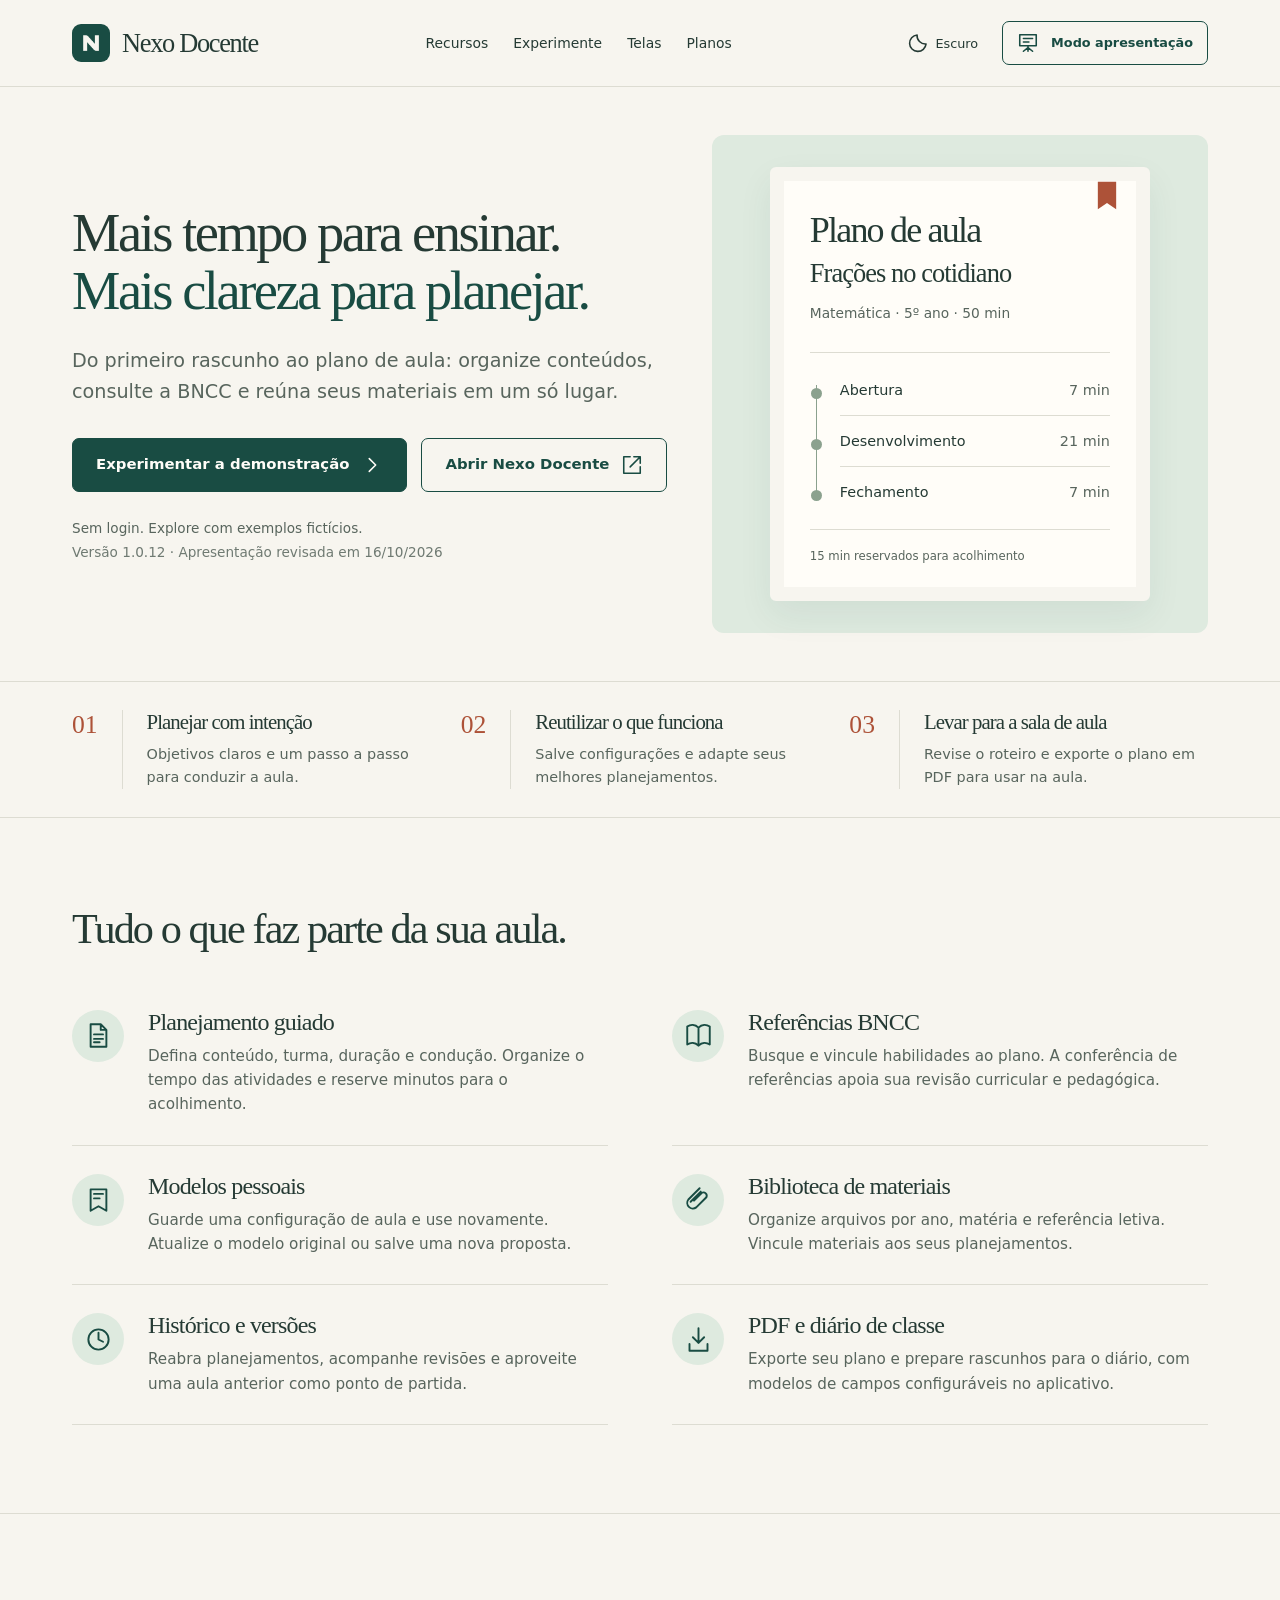
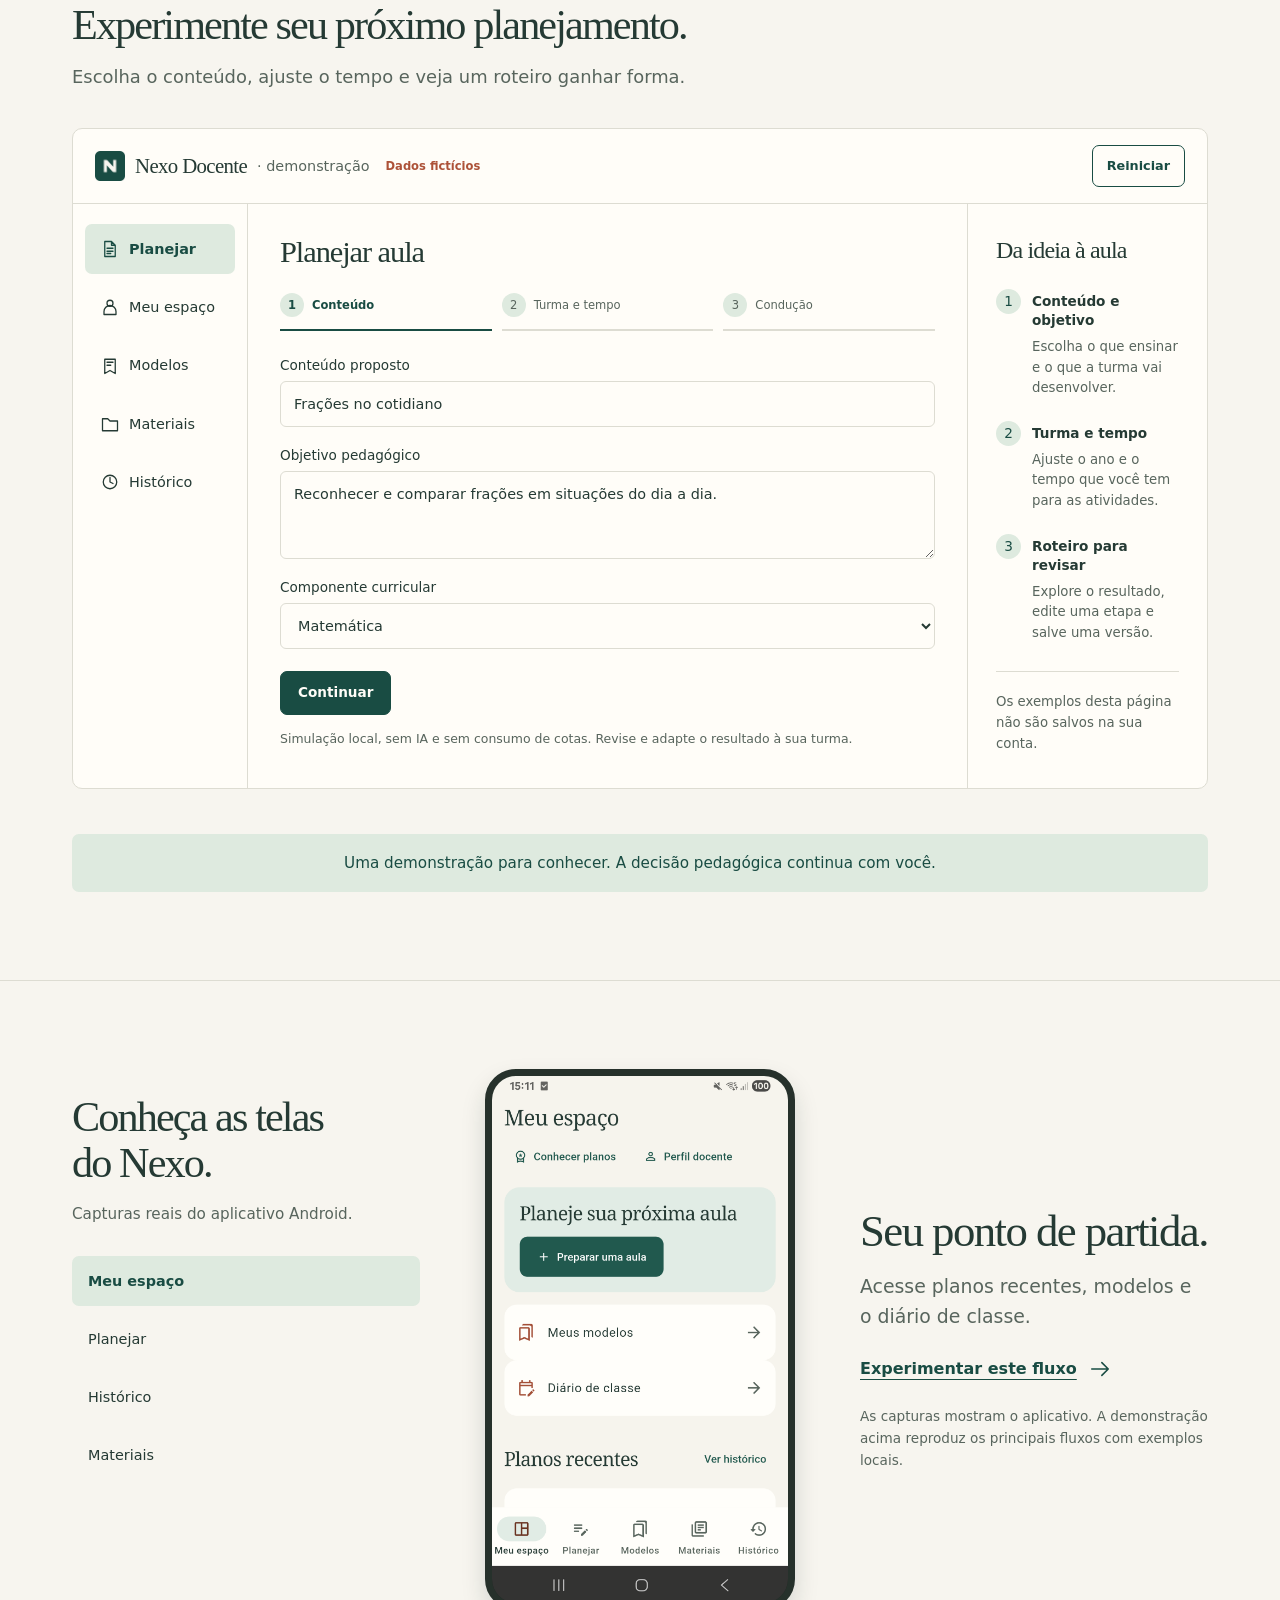
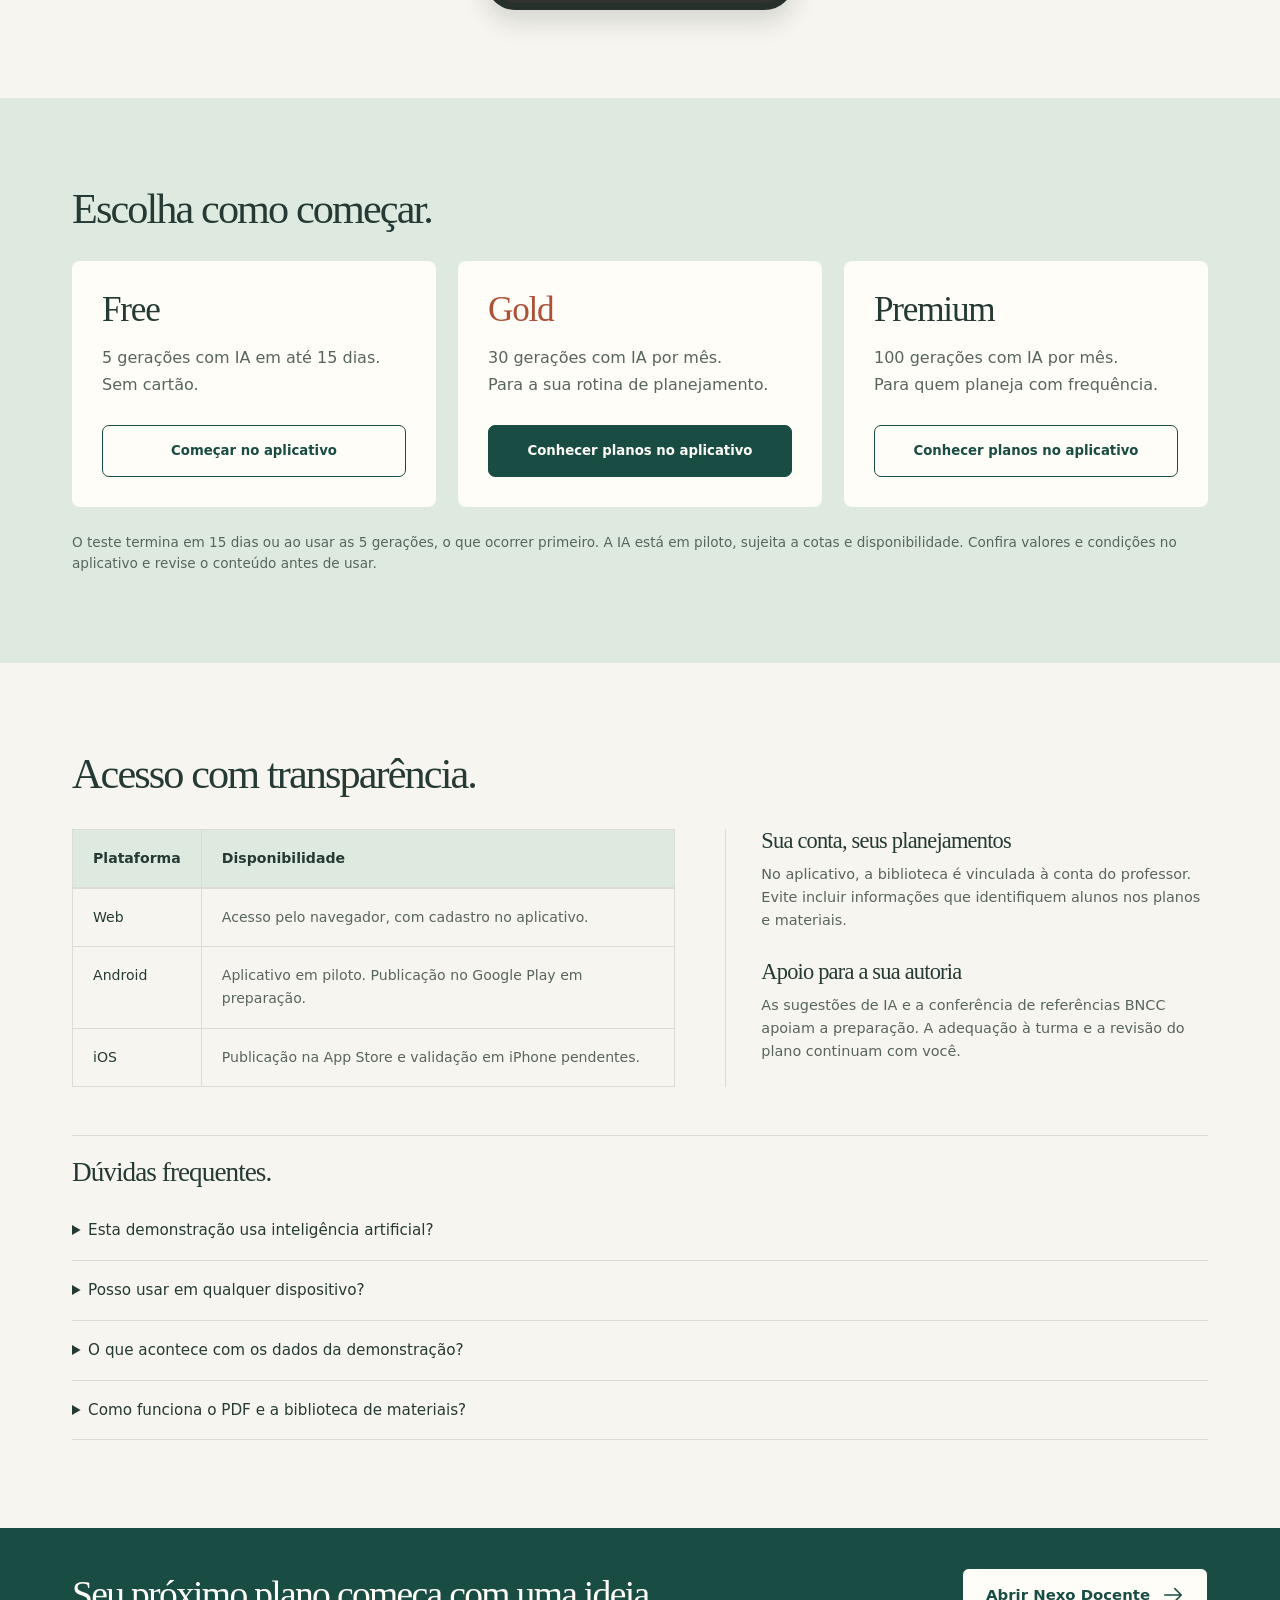
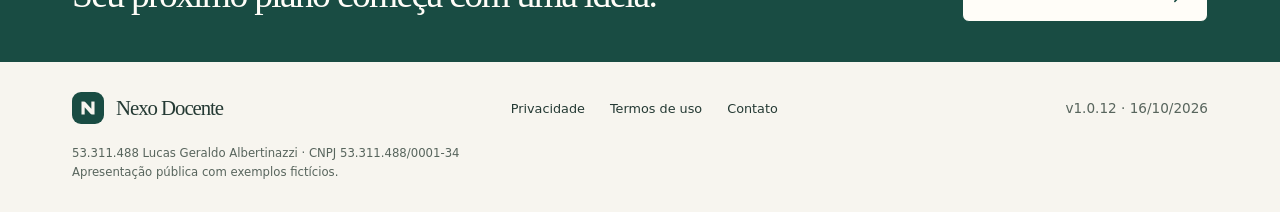
<file: apresentacao/index.html>
<!doctype html>
<html lang="pt-BR" data-theme="light">
<head>
  <meta charset="utf-8">
  <meta name="viewport" content="width=device-width, initial-scale=1">
  <meta name="color-scheme" content="light dark">
  <meta name="theme-color" content="#194c43">
  <meta name="description" content="Conheça o Nexo Docente: planejamento de aulas, referências BNCC, modelos, materiais e PDF. Experimente uma demonstração interativa sem login.">
  <meta property="og:type" content="website">
  <meta property="og:locale" content="pt_BR">
  <meta property="og:title" content="Nexo Docente — Mais tempo para ensinar">
  <meta property="og:description" content="Do primeiro rascunho ao plano de aula. Conheça os recursos e experimente a demonstração sem login.">
  <meta property="og:url" content="https://appnexodocente.com.br/apresentacao/">
  <meta property="og:image" content="https://appnexodocente.com.br/apresentacao/assets/compartilhar.png">
  <link rel="canonical" href="https://appnexodocente.com.br/apresentacao/">
  <link rel="icon" href="./assets/marca.png" type="image/png">
  <link rel="stylesheet" href="./styles.css?v=1.0.12-1">
  <title>Nexo Docente — Apresentação interativa</title>
  <script type="module" src="./app.js?v=1.0.12-1"></script>
</head>
<body>
  <a class="skip-link" href="#conteudo">Pular para o conteúdo</a>
  <header class="site-header">
    <div class="wrap header-inner">
      <a class="brand" href="#inicio" aria-label="Nexo Docente, início"><img src="./assets/marca.png" width="38" height="38" alt=""><span>Nexo Docente</span></a>
      <nav class="site-nav" aria-label="Seções da apresentação">
        <a href="#recursos">Recursos</a><a href="#experimente">Experimente</a><a href="#telas">Telas</a><a href="#planos">Planos</a>
      </nav>
      <div class="header-actions">
        <button class="theme-toggle" id="theme-toggle" type="button" aria-label="Ativar tema escuro" aria-pressed="false"><svg viewBox="0 0 24 24" aria-hidden="true"><path d="M20.8 13A9 9 0 0 1 11 3.2 9 9 0 1 0 20.8 13Z"/></svg><span id="theme-label">Escuro</span></button>
        <button class="button button-small button-outline" id="presentation-toggle" type="button" aria-pressed="false"><svg viewBox="0 0 24 24" aria-hidden="true"><path d="M3 3h18v12H3zM12 15v6m-5 0 5-4 5 4M7 7h10M7 11h6"/></svg><span>Modo apresentação</span></button>
      </div>
    </div>
  </header>
  <main id="conteudo">
    <section id="inicio" class="slide hero-slide" data-slide data-title="Visão geral" aria-labelledby="cover-title">
      <div class="wrap hero">
        <div class="hero-copy">
          <h1 id="cover-title">Mais tempo para ensinar.<br> <span>Mais clareza para planejar.</span></h1>
          <p class="lead">Do primeiro rascunho ao plano de aula: organize conteúdos, consulte a BNCC e reúna seus materiais em um só lugar.</p>
          <div class="actions"><a class="button" href="#experimente">Experimentar a demonstração <svg viewBox="0 0 24 24" aria-hidden="true"><path d="m9 5 7 7-7 7"/></svg></a><a class="button button-outline" href="../">Abrir Nexo Docente <svg viewBox="0 0 24 24" aria-hidden="true"><path d="M14 3h7v7m0-7L10 14M10 3H3v18h18v-7"/></svg></a></div>
          <p class="hero-note">Sem login. Explore com exemplos fictícios.<br><span>Versão 1.0.12 · Apresentação revisada em 16/10/2026</span></p>
        </div>
        <div class="hero-preview" role="img" aria-label="Exemplo de plano de Matemática sobre frações: 50 minutos, com 15 de acolhimento e 35 de atividades, distribuídos em 7 de abertura, 21 de desenvolvimento e 7 de fechamento.">
          <div class="lesson-preview">
            <svg class="bookmark" viewBox="0 0 24 32" aria-hidden="true"><path d="M2 0h20v30L12 23 2 30Z"/></svg>
            <h2>Plano de aula</h2><h3>Frações no cotidiano</h3><p>Matemática · 5º ano · 50 min</p>
            <ol class="preview-timeline"><li><span>Abertura</span><strong>7 min</strong></li><li><span>Desenvolvimento</span><strong>21 min</strong></li><li><span>Fechamento</span><strong>7 min</strong></li></ol>
            <p class="preview-footnote">15 min reservados para acolhimento</p>
          </div>
        </div>
      </div>
      <div class="journey"><div class="wrap journey-inner">
        <div><span class="number">01</span><div><h2>Planejar com intenção</h2><p>Objetivos claros e um passo a passo para conduzir a aula.</p></div></div>
        <div><span class="number">02</span><div><h2>Reutilizar o que funciona</h2><p>Salve configurações e adapte seus melhores planejamentos.</p></div></div>
        <div><span class="number">03</span><div><h2>Levar para a sala de aula</h2><p>Revise o roteiro e exporte o plano em PDF para usar na aula.</p></div></div>
      </div></div>
    </section>
    <section id="recursos" class="slide section" data-slide data-title="Recursos" aria-labelledby="resources-title">
      <div class="wrap">
        <h2 id="resources-title">Tudo o que faz parte da sua aula.</h2>
        <div class="resources">
          <article><span class="resource-icon"><svg viewBox="0 0 24 24" aria-hidden="true"><path d="M14 2H5v20h14V7Zm0 0v5h5M8 11h8M8 15h8M8 18h5"/></svg></span><div><h3>Planejamento guiado</h3><p>Defina conteúdo, turma, duração e condução. Organize o tempo das atividades e reserve minutos para o acolhimento.</p></div></article>
          <article><span class="resource-icon"><svg viewBox="0 0 24 24" aria-hidden="true"><path d="M12 5c-3-3-7-3-10-1v16c3-2 7-2 10 1 3-3 7-3 10-1V4c-3-2-7-2-10 1Zm0 0v16"/></svg></span><div><h3>Referências BNCC</h3><p>Busque e vincule habilidades ao plano. A conferência de referências apoia sua revisão curricular e pedagógica.</p></div></article>
          <article><span class="resource-icon"><svg viewBox="0 0 24 24" aria-hidden="true"><path d="M5 3h14v19l-7-4-7 4ZM8 7h8M8 11h5"/></svg></span><div><h3>Modelos pessoais</h3><p>Guarde uma configuração de aula e use novamente. Atualize o modelo original ou salve uma nova proposta.</p></div></article>
          <article><span class="resource-icon"><svg viewBox="0 0 24 24" aria-hidden="true"><path d="m8 13 7-7a3 3 0 0 1 4 4l-9 9a5 5 0 0 1-7-7L13 2m-8 12 9-9"/></svg></span><div><h3>Biblioteca de materiais</h3><p>Organize arquivos por ano, matéria e referência letiva. Vincule materiais aos seus planejamentos.</p></div></article>
          <article><span class="resource-icon"><svg viewBox="0 0 24 24" aria-hidden="true"><circle cx="12" cy="12" r="9"/><path d="M12 6v6l4 2"/></svg></span><div><h3>Histórico e versões</h3><p>Reabra planejamentos, acompanhe revisões e aproveite uma aula anterior como ponto de partida.</p></div></article>
          <article><span class="resource-icon"><svg viewBox="0 0 24 24" aria-hidden="true"><path d="M12 2v13m-5-5 5 5 5-5M4 16v6h16v-6"/></svg></span><div><h3>PDF e diário de classe</h3><p>Exporte seu plano e prepare rascunhos para o diário, com modelos de campos configuráveis no aplicativo.</p></div></article>
        </div>
      </div>
    </section>
    <section id="experimente" class="slide section demo-section" data-slide data-title="Demonstração" aria-labelledby="demo-title">
      <div class="wrap">
        <div class="section-heading"><h2 id="demo-title">Experimente seu próximo planejamento.</h2><p>Escolha o conteúdo, ajuste o tempo e veja um roteiro ganhar forma.</p></div>
        <div class="demo-shell" id="demo-shell">
          <div class="demo-toolbar"><div class="demo-brand"><img src="./assets/marca.png" width="30" height="30" alt=""><strong>Nexo Docente</strong><span>· demonstração</span></div><span class="demo-badge">Dados fictícios</span><button class="button button-small button-outline" id="demo-reset" type="button">Reiniciar</button></div>
          <div class="demo-layout">
            <nav class="demo-nav" aria-label="Áreas da demonstração" role="tablist" aria-orientation="vertical">
              <button type="button" role="tab" id="tab-planner" aria-controls="demo-panel" aria-selected="true" data-view="planner"><svg viewBox="0 0 24 24" aria-hidden="true"><path d="M14 2H5v20h14V7Zm0 0v5h5M8 11h8M8 15h8M8 18h5"/></svg>Planejar</button>
              <button type="button" role="tab" id="tab-home" aria-controls="demo-panel" aria-selected="false" tabindex="-1" data-view="home"><svg viewBox="0 0 24 24" aria-hidden="true"><circle cx="12" cy="7" r="4"/><path d="M4 22v-4a8 8 0 0 1 16 0v4Z"/></svg>Meu espaço</button>
              <button type="button" role="tab" id="tab-templates" aria-controls="demo-panel" aria-selected="false" tabindex="-1" data-view="templates"><svg viewBox="0 0 24 24" aria-hidden="true"><path d="M5 3h14v19l-7-4-7 4ZM8 7h8M8 11h5"/></svg>Modelos</button>
              <button type="button" role="tab" id="tab-materials" aria-controls="demo-panel" aria-selected="false" tabindex="-1" data-view="materials"><svg viewBox="0 0 24 24" aria-hidden="true"><path d="M2 5h7l3 3h10v13H2Z"/></svg>Materiais</button>
              <button type="button" role="tab" id="tab-history" aria-controls="demo-panel" aria-selected="false" tabindex="-1" data-view="history"><svg viewBox="0 0 24 24" aria-hidden="true"><circle cx="12" cy="12" r="9"/><path d="M12 6v6l4 2"/></svg>Histórico</button>
            </nav>
            <div class="demo-panel" id="demo-panel" role="tabpanel" aria-labelledby="tab-planner" tabindex="0"><p>Carregando demonstração…</p></div>
            <aside class="demo-guide"><h3>Da ideia à aula</h3><ol><li><strong>Conteúdo e objetivo</strong><p>Escolha o que ensinar e o que a turma vai desenvolver.</p></li><li><strong>Turma e tempo</strong><p>Ajuste o ano e o tempo que você tem para as atividades.</p></li><li><strong>Roteiro para revisar</strong><p>Explore o resultado, edite uma etapa e salve uma versão.</p></li></ol><p class="small">Os exemplos desta página não são salvos na sua conta.</p></aside>
          </div>
        </div>
        <p id="demo-status" class="demo-status" role="status" aria-live="polite"></p>
        <p class="author-note">Uma demonstração para conhecer. A decisão pedagógica continua com você.</p>
        <noscript><p>A demonstração requer JavaScript. Você pode conhecer os recursos, as telas e acessar o aplicativo pelos links desta página.</p></noscript>
      </div>
    </section>
    <section id="telas" class="slide section" data-slide data-title="Telas reais" aria-labelledby="screens-title">
      <div class="wrap screen-gallery">
        <div><h2 id="screens-title">Conheça as telas<br> do Nexo.</h2><p>Capturas reais do aplicativo Android.</p><div class="gallery-tabs" role="tablist" aria-label="Telas do aplicativo" aria-orientation="vertical"><button type="button" id="screen-home" role="tab" aria-selected="true" aria-controls="screen-panel" data-screen="home">Meu espaço</button><button type="button" id="screen-planner" role="tab" aria-selected="false" aria-controls="screen-panel" tabindex="-1" data-screen="planner">Planejar</button><button type="button" id="screen-history" role="tab" aria-selected="false" aria-controls="screen-panel" tabindex="-1" data-screen="history">Histórico</button><button type="button" id="screen-materials" role="tab" aria-selected="false" aria-controls="screen-panel" tabindex="-1" data-screen="materials">Materiais</button></div></div>
        <figure class="phone-frame"><img id="screen-image" src="./assets/meu-espaco.png" alt="Captura real da tela Meu espaço no Android, com acesso ao planejamento, modelos e diário de classe." width="1080" height="1920" loading="lazy"></figure>
        <div class="screen-description" id="screen-panel" role="tabpanel" aria-labelledby="screen-home" tabindex="0"><h3 id="screen-title">Seu ponto de partida.</h3><p id="screen-description">Acesse planos recentes, modelos e o diário de classe.</p><a class="text-link" href="#experimente" id="screen-explore" data-explore="home">Experimentar este fluxo <svg viewBox="0 0 24 24" aria-hidden="true"><path d="M3 12h18m-7-7 7 7-7 7"/></svg></a><p class="small">As capturas mostram o aplicativo. A demonstração acima reproduz os principais fluxos com exemplos locais.</p></div>
      </div>
    </section>
    <section id="planos" class="slide section plans-section" data-slide data-title="Planos" aria-labelledby="plans-title">
      <div class="wrap"><h2 id="plans-title">Escolha como começar.</h2><div class="plans">
        <article><h3>Free</h3><p>5 gerações com IA em até 15 dias.<br>Sem cartão.</p><a class="button button-outline" href="../#/assinatura">Começar no aplicativo</a></article>
        <article><h3 class="accent">Gold</h3><p>30 gerações com IA por mês.<br>Para a sua rotina de planejamento.</p><a class="button" href="../#/assinatura">Conhecer planos no aplicativo</a></article>
        <article><h3>Premium</h3><p>100 gerações com IA por mês.<br>Para quem planeja com frequência.</p><a class="button button-outline" href="../#/assinatura">Conhecer planos no aplicativo</a></article>
      </div><p class="small">O teste termina em 15 dias ou ao usar as 5 gerações, o que ocorrer primeiro. A IA está em piloto, sujeita a cotas e disponibilidade. Confira valores e condições no aplicativo e revise o conteúdo antes de usar.</p></div>
    </section>
    <section id="acesso" class="slide section" data-slide data-title="Acesso e dúvidas" aria-labelledby="access-title">
      <div class="wrap"><h2 id="access-title">Acesso com transparência.</h2><div class="access-layout"><div class="table-wrap"><table><caption class="sr-only">Plataformas e disponibilidade do Nexo Docente</caption><thead><tr><th scope="col">Plataforma</th><th scope="col">Disponibilidade</th></tr></thead><tbody><tr><th scope="row">Web</th><td>Acesso pelo navegador, com cadastro no aplicativo.</td></tr><tr><th scope="row">Android</th><td>Aplicativo em piloto. Publicação no Google Play em preparação.</td></tr><tr><th scope="row">iOS</th><td>Publicação na App Store e validação em iPhone pendentes.</td></tr></tbody></table></div><div class="access-notes"><article><h3>Sua conta, seus planejamentos</h3><p>No aplicativo, a biblioteca é vinculada à conta do professor. Evite incluir informações que identifiquem alunos nos planos e materiais.</p></article><article><h3>Apoio para a sua autoria</h3><p>As sugestões de IA e a conferência de referências BNCC apoiam a preparação. A adequação à turma e a revisão do plano continuam com você.</p></article></div></div>
        <div class="faq"><h3>Dúvidas frequentes.</h3><details><summary>Esta demonstração usa inteligência artificial?</summary><p>Esta página monta roteiros de exemplo no navegador, sem chamar serviços de IA nem consumir cotas. No aplicativo, a geração com IA é uma opção separada, sujeita ao plano e à disponibilidade do piloto.</p></details><details><summary>Posso usar em qualquer dispositivo?</summary><p>A apresentação funciona em navegadores de computador, tablet e celular. O aplicativo web está disponível pelo botão de acesso. O Android está em piloto; a publicação nas lojas e a validação em iPhone permanecem pendentes.</p></details><details><summary>O que acontece com os dados da demonstração?</summary><p>Os exemplos e suas alterações ficam apenas na memória desta página. Reiniciar ou recarregar apaga o que você criou aqui. Apenas a preferência de tema pode ser guardada neste navegador. Use conteúdos fictícios.</p></details><details><summary>Como funciona o PDF e a biblioteca de materiais?</summary><p>Na demonstração, o botão de impressão permite salvar o roteiro como PDF pela janela do navegador. Os materiais são exemplos, sem envio de arquivos. No aplicativo, você pode anexar materiais e exportar o plano diretamente em PDF.</p></details></div>
      </div>
    </section>
    <div class="closing"><div class="wrap"><h2>Seu próximo plano começa com uma ideia.</h2><a class="button" href="../">Abrir Nexo Docente <svg viewBox="0 0 24 24" aria-hidden="true"><path d="M3 12h18m-7-7 7 7-7 7"/></svg></a></div></div>
  </main>
  <footer class="site-footer"><div class="wrap"><div class="footer-top"><a class="brand" href="#inicio"><img src="./assets/marca.png" width="32" height="32" alt=""><span>Nexo Docente</span></a><nav aria-label="Informações legais"><a href="../#/privacidade">Privacidade</a><a href="../#/termos">Termos de uso</a><a href="mailto:sup.nexodocente@gmail.com">Contato</a></nav><span class="small">v1.0.12 · 16/10/2026</span></div><p class="small">53.311.488 Lucas Geraldo Albertinazzi · CNPJ 53.311.488/0001-34<br>Apresentação pública com exemplos fictícios.</p></div></footer>
  <nav id="presentation-controls" class="presentation-controls" aria-label="Navegação da apresentação" hidden><button type="button" id="slide-previous" aria-label="Seção anterior">Anterior</button><span id="slide-status" aria-live="polite"></span><button type="button" id="slide-next" aria-label="Próxima seção">Próxima</button><button type="button" id="presentation-exit">Sair <kbd>Esc</kbd></button></nav>
  <div id="print-document" class="print-document"></div>
</body>
</html>
</file>
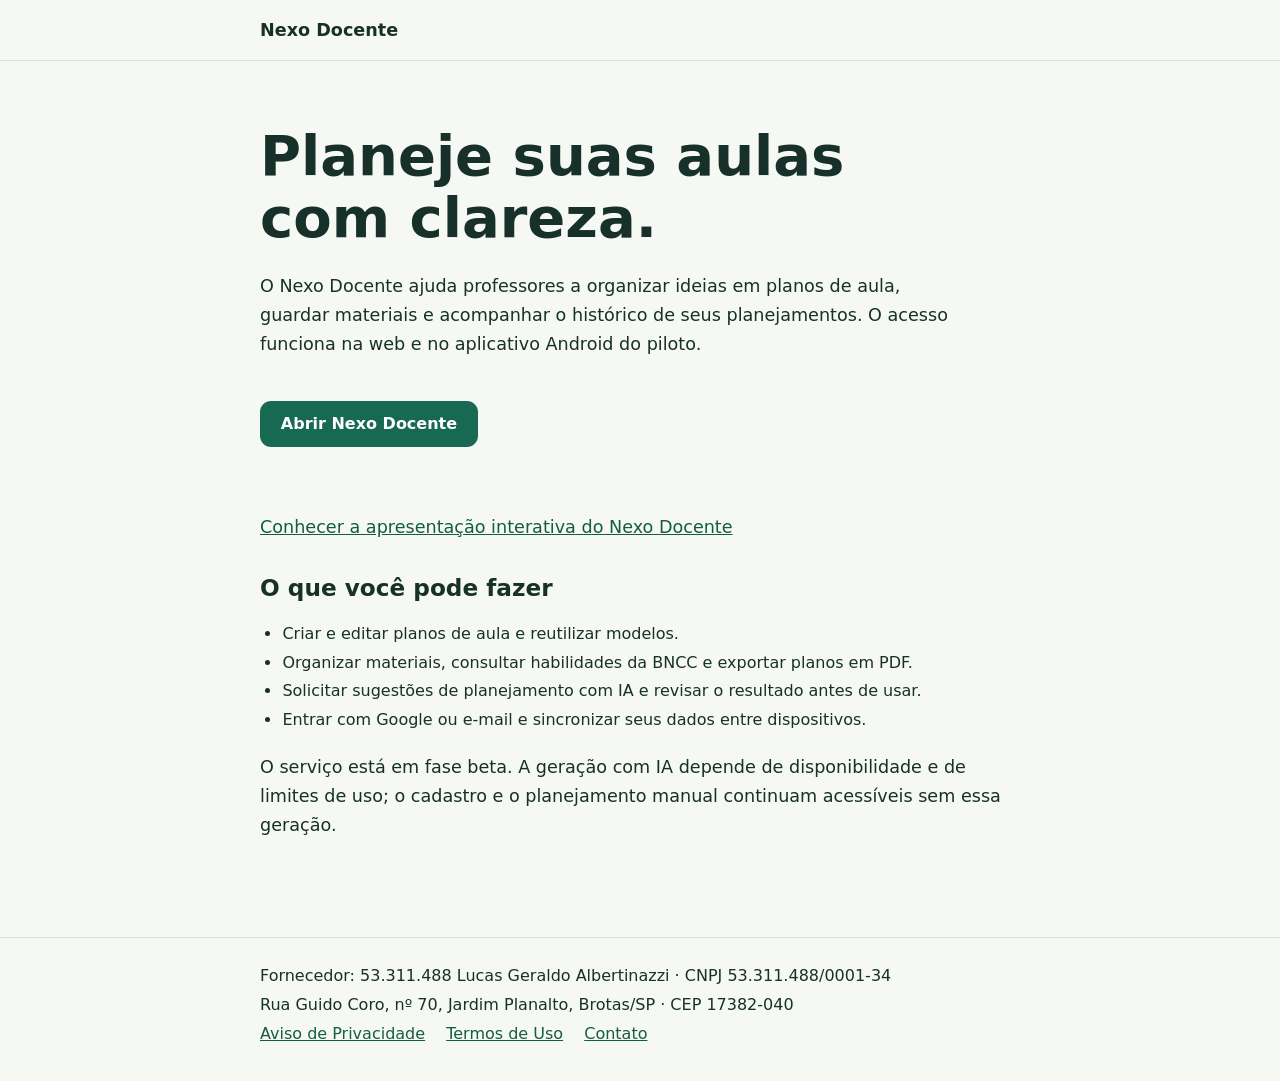
<file: sobre.html>
<!doctype html>
<html lang="pt-BR">
<head>
  <meta charset="utf-8">
  <meta name="viewport" content="width=device-width, initial-scale=1">
  <meta name="description" content="Nexo Docente: planejamento de aulas, materiais e apoio de IA para professores.">
  <title>Nexo Docente — Planeje aulas com clareza</title>
  <style>
    :root { color-scheme: light; font-family: system-ui, -apple-system, BlinkMacSystemFont, "Segoe UI", sans-serif; }
    * { box-sizing: border-box; }
    body { margin: 0; color: #17302a; background: #f6f8f4; }
    .wrap { width: min(100% - 2rem, 760px); margin: 0 auto; }
    header { padding: 1.25rem 0; border-bottom: 1px solid #dce5dd; }
    header strong { font-size: 1.1rem; }
    main { padding: 4rem 0 5rem; }
    h1 { max-width: 18ch; font-size: clamp(2rem, 6vw, 3.5rem); line-height: 1.1; margin: 0 0 1.5rem; }
    p { font-size: 1.1rem; line-height: 1.65; }
    .lead { max-width: 62ch; }
    .button { display: inline-block; margin: 1.5rem 0 3rem; padding: .85rem 1.3rem; border-radius: .7rem; color: white; background: #176a51; font-weight: 700; text-decoration: none; }
    .button:hover, .button:focus-visible { background: #10503d; }
    h2 { font-size: 1.45rem; margin-top: 2rem; }
    ul { padding-left: 1.4rem; line-height: 1.8; }
    footer { border-top: 1px solid #dce5dd; padding: 1.5rem 0 2rem; line-height: 1.8; }
    footer a { margin-right: 1rem; }
    a { color: #145c47; }
  </style>
</head>
<body>
  <header><div class="wrap"><strong>Nexo Docente</strong></div></header>
  <main class="wrap">
    <h1>Planeje suas aulas com clareza.</h1>
    <p class="lead">O Nexo Docente ajuda professores a organizar ideias em planos de aula, guardar materiais e acompanhar o histórico de seus planejamentos. O acesso funciona na web e no aplicativo Android do piloto.</p>
    <a class="button" href="./">Abrir Nexo Docente</a>
    <p><a href="./apresentacao/">Conhecer a apresentação interativa do Nexo Docente</a></p>
    <h2>O que você pode fazer</h2>
    <ul>
      <li>Criar e editar planos de aula e reutilizar modelos.</li>
      <li>Organizar materiais, consultar habilidades da BNCC e exportar planos em PDF.</li>
      <li>Solicitar sugestões de planejamento com IA e revisar o resultado antes de usar.</li>
      <li>Entrar com Google ou e-mail e sincronizar seus dados entre dispositivos.</li>
    </ul>
    <p>O serviço está em fase beta. A geração com IA depende de disponibilidade e de limites de uso; o cadastro e o planejamento manual continuam acessíveis sem essa geração.</p>
  </main>
  <footer><div class="wrap">
    <div>Fornecedor: 53.311.488 Lucas Geraldo Albertinazzi · CNPJ 53.311.488/0001-34</div>
    <div>Rua Guido Coro, nº 70, Jardim Planalto, Brotas/SP · CEP 17382-040</div>
    <a href="./#/privacidade">Aviso de Privacidade</a>
    <a href="./#/termos">Termos de Uso</a>
    <a href="mailto:sup.nexodocente@gmail.com">Contato</a>
  </div></footer>
</body>
</html>
</file>
<file: apresentacao/styles.css>
:root {
  color-scheme: light;
  --bg: #f7f5ef;
  --surface: #fffdf8;
  --ink: #253a34;
  --muted: #58655d;
  --green: #194c43;
  --on-green: #fffdf8;
  --sage: #deeadf;
  --border: #dddcd2;
  --accent: #ad5238;
  --shadow: 0 14px 35px #194c4312;
  font-family: system-ui,-apple-system,BlinkMacSystemFont,"Segoe UI",sans-serif;
  color: var(--ink);
  background: var(--bg);
  scroll-behavior: smooth;
  scroll-padding-top: 24px;
}
:root[data-theme=dark] {
  color-scheme: dark;
  --bg: #142620;
  --surface: #1d332b;
  --ink: #f1f1e7;
  --muted: #bbc9bf;
  --green: #b7d5c5;
  --on-green: #142620;
  --sage: #2a4437;
  --border: #41564a;
  --accent: #f0ad91;
  --shadow: 0 14px 35px #0003;
}
* {
  box-sizing: border-box;
}
body {
  margin: 0;
}
button,input,select,textarea {
  font: inherit;
}
button,a,input,select,textarea {
  -webkit-tap-highlight-color: transparent;
}
button,a {
  touch-action: manipulation;
}
button {
  cursor: pointer;
}
button:disabled {
  cursor: default;
  opacity: .5;
}
a {
  color: var(--green);
}
button:focus-visible,a:focus-visible,summary:focus-visible,[tabindex]:focus-visible {
  outline: 3px solid var(--accent);
  outline-offset: 5px;
}
input:focus,select:focus,textarea:focus {
  outline: 2px solid var(--green);
  outline-offset: 2px;
}
svg {
  width: 22px;
  height: 22px;
  fill: none;
  stroke: currentColor;
  stroke-width: 1.7;
  stroke-linecap: round;
  stroke-linejoin: round;
  flex-shrink: 0;
}
img {
  display: block;
  max-width: 100%;
}
[hidden] {
  display: none!important;
}
.wrap {
  width: min(100% - 64px,1280px);
  margin-inline: auto;
}
h1,h2,h3 {
  font-family: Georgia,"Times New Roman",serif;
  font-weight: 500;
  letter-spacing: -.045em;
  line-height: 1.08;
  margin: 0;
  color: var(--ink);
}
h1 {
  font-size: clamp(2.6rem,4.25vw,3.9rem);
}
h2 {
  font-size: clamp(2rem,3.3vw,3.1rem);
}
h3 {
  font-size: 1.5rem;
  letter-spacing: -.035em;
}
p {
  line-height: 1.6;
  margin: 16px 0 0;
}
p,.small {
  color: var(--muted);
}
.small {
  font-size: .85rem;
  line-height: 1.6;
}
.lead {
  font-size: 1.2rem;
  line-height: 1.6;
}
.section {
  padding: 88px 0;
}
.section-heading {
  margin-bottom: 36px;
}
.section-heading p {
  font-size: 1.12rem;
}
.skip-link {
  position: fixed;
  z-index: 10;
  left: 16px;
  top: -100px;
  background: var(--surface);
  padding: 16px;
}
.skip-link:focus {
  top: 12px;
}
.sr-only {
  position: absolute;
  width: 1px;
  height: 1px;
  overflow: hidden;
  clip: rect(0,0,0,0);
  white-space: nowrap;
}
.site-header {
  border-bottom: 1px solid var(--border);
  background: var(--bg);
  position: relative;
  z-index: 3;
}
.header-inner {
  display: flex;
  align-items: center;
  justify-content: space-between;
  gap: 24px;
  min-height: 86px;
}
.brand {
  display: inline-flex;
  align-items: center;
  gap: 12px;
  color: var(--ink);
  text-decoration: none;
  white-space: nowrap;
  font: 500 1.65rem Georgia,serif;
  letter-spacing: -.05em;
}
.brand img {
  border-radius: 9px;
  flex-shrink: 0;
}
.site-nav {
  display: flex;
  align-items: center;
  gap: 25px;
}
.site-nav a {
  font-size: .87rem;
  color: var(--ink);
  text-decoration: none;
}
.site-nav a:hover {
  text-decoration: underline;
  text-underline-offset: 5px;
}
.header-actions {
  display: flex;
  gap: 16px;
  align-items: center;
}
.theme-toggle {
  background: none;
  border: 0;
  color: var(--ink);
  display: flex;
  align-items: center;
  gap: 6px;
  min-height: 44px;
  font-size: .8rem;
  padding: 8px;
}
.button {
  display: inline-flex;
  align-items: center;
  justify-content: center;
  gap: 12px;
  min-height: 52px;
  padding: 15px 23px;
  border: 1px solid var(--green);
  border-radius: 7px;
  background: var(--green);
  color: var(--on-green);
  font-size: .93rem;
  font-weight: 600;
  line-height: 1.3;
  text-decoration: none;
  text-align: center;
  transition: transform .16s,box-shadow .16s;
}
.button:hover {
  box-shadow: 0 3px 10px #194c4325;
  transform: translateY(-1px);
}
.button-outline {
  background: transparent;
  color: var(--green);
}
.button-small {
  min-height: 42px;
  padding: 10px 14px;
  font-size: .8rem;
}
.actions {
  display: flex;
  flex-wrap: wrap;
  gap: 14px;
  align-items: center;
  margin-top: 30px;
}
.text-link {
  display: inline-flex;
  align-items: center;
  gap: 12px;
  font-weight: 600;
  text-underline-offset: 5px;
  line-height: 1.5;
}
.hero {
  display: grid;
  grid-template-columns: 1.2fr 1fr;
  align-items: center;
  gap: 44px;
  padding-top: 48px;
  padding-bottom: 48px;
}
.hero-copy h1 span {
  color: var(--green);
}
.hero-copy .lead {
  max-width: 51ch;
  margin-top: 25px;
}
.hero-note {
  font-size: .85rem;
  margin-top: 24px;
  line-height: 1.8;
}
.hero-note span {
  opacity: .85;
}
.hero-preview {
  background: var(--sage);
  padding: 32px 44px;
  border-radius: 12px;
  display: flex;
  justify-content: center;
}
.lesson-preview {
  position: relative;
  width: 100%;
  max-width: 380px;
  background: var(--surface);
  border: 14px solid var(--bg);
  padding: 30px 26px 22px;
  border-radius: 6px;
  box-shadow: var(--shadow);
}
.lesson-preview h2 {
  font-size: 2.25rem;
  letter-spacing: -.05em;
}
.lesson-preview h3 {
  font-size: 1.65rem;
  line-height: 1.2;
  margin-top: 8px;
}
.lesson-preview>p {
  font-size: .86rem;
  margin-top: 12px;
}
.bookmark {
  width: 22px;
  height: 31px;
  position: absolute;
  right: 18px;
  top: 0;
  fill: var(--accent);
  stroke: none;
}
.preview-timeline {
  list-style: none;
  margin: 28px 0 0;
  padding: 12px 0 12px 30px;
  border-block: 1px solid var(--border);
  position: relative;
}
.preview-timeline:before {
  content: "";
  position: absolute;
  left: 6px;
  top: 32px;
  bottom: 32px;
  width: 1px;
  background: #8ba18e;
}
.preview-timeline li {
  display: flex;
  justify-content: space-between;
  gap: 12px;
  padding: 17px 0;
  border-bottom: 1px solid var(--border);
  font-size: .9rem;
  position: relative;
}
.preview-timeline li:last-child {
  border: 0;
}
.preview-timeline li:before {
  content: "";
  position: absolute;
  width: 11px;
  height: 11px;
  border-radius: 50%;
  background: #8ba18e;
  left: -29px;
  top: 23px;
}
.preview-timeline strong {
  font-weight: 400;
  color: var(--muted);
  white-space: nowrap;
}
.lesson-preview .preview-footnote {
  font-size: .73rem;
  margin-top: 17px;
}
.journey {
  border-block: 1px solid var(--border);
}
.journey-inner {
  display: grid;
  grid-template-columns: repeat(3,1fr);
  padding-block: 28px;
  gap: 30px;
}
.journey-inner>div {
  display: flex;
  gap: 24px;
}
.journey h2 {
  font-size: 1.3rem;
  line-height: 1.2;
}
.journey p {
  font-size: .9rem;
  margin-top: 8px;
}
.number {
  font: 500 1.6rem Georgia,serif;
  color: var(--accent);
  border-right: 1px solid var(--border);
  padding-right: 24px;
}
.resources {
  display: grid;
  grid-template-columns: 1fr 1fr;
  column-gap: 64px;
  margin-top: 30px;
}
.resources article {
  display: flex;
  align-items: flex-start;
  gap: 24px;
  padding: 28px 0;
  border-bottom: 1px solid var(--border);
}
.resource-icon {
  width: 52px;
  height: 52px;
  flex-shrink: 0;
  display: grid;
  place-items: center;
  border-radius: 50%;
  background: var(--sage);
  color: var(--green);
}
.resource-icon svg {
  width: 27px;
  height: 27px;
}
.resources p {
  font-size: .95rem;
  margin-top: 8px;
}
.demo-section {
  border-block: 1px solid var(--border);
}
.demo-shell {
  border: 1px solid var(--border);
  border-radius: 10px;
  background: var(--surface);
  overflow: hidden;
}
.demo-toolbar {
  display: flex;
  align-items: center;
  gap: 16px;
  padding: 16px 22px;
  border-bottom: 1px solid var(--border);
}
.demo-brand {
  display: flex;
  align-items: center;
  gap: 10px;
}
.demo-brand strong {
  font: 500 1.3rem Georgia,serif;
  letter-spacing: -.03em;
}
.demo-brand>span {
  color: var(--muted);
  font-size: .9rem;
}
.demo-toolbar>.button {
  margin-left: auto;
}
.demo-badge {
  font-size: .72rem;
  color: var(--accent);
  font-weight: 600;
}
.demo-layout {
  display: grid;
  grid-template-columns: 175px minmax(0,1fr) 240px;
  min-height: 550px;
}
.demo-nav {
  border-right: 1px solid var(--border);
  padding: 20px 12px;
  display: flex;
  flex-direction: column;
  gap: 8px;
}
.demo-nav button,.gallery-tabs button {
  display: flex;
  align-items: center;
  gap: 10px;
  border: 0;
  background: transparent;
  color: var(--ink);
  font-size: .9rem;
  text-align: left;
  padding: 15px 16px;
  min-height: 48px;
  border-radius: 7px;
  line-height: 1.4;
}
.demo-nav button svg {
  width: 18px;
  height: 18px;
}
.demo-nav button[aria-selected=true],.gallery-tabs button[aria-selected=true] {
  background: var(--sage);
  color: var(--green);
  font-weight: 600;
}
.demo-nav button:hover,.gallery-tabs button:hover {
  background: var(--sage);
}
.demo-panel {
  padding: 32px;
  min-width: 0;
}
.demo-panel>h3,.demo-panel>form>h3 {
  font-size: 1.9rem;
  margin-bottom: 24px;
}
.demo-guide {
  padding: 34px 28px;
  border-left: 1px solid var(--border);
}
.demo-guide h3 {
  font-size: 1.5rem;
}
.demo-guide ol {
  counter-reset: guide;
  list-style: none;
  padding: 0;
  margin: 28px 0;
}
.demo-guide li {
  counter-increment: guide;
  padding-left: 36px;
  position: relative;
  margin-bottom: 25px;
  font-size: .85rem;
  line-height: 1.4;
}
.demo-guide li:before {
  content: counter(guide);
  position: absolute;
  left: 0;
  top: -3px;
  width: 25px;
  height: 25px;
  display: grid;
  place-items: center;
  background: var(--sage);
  border-radius: 50%;
  color: var(--green);
}
.demo-guide p {
  font-size: .83rem;
  line-height: 1.55;
  margin-top: 7px;
}
.demo-guide>.small {
  padding-top: 20px;
  border-top: 1px solid var(--border);
}
.demo-status {
  min-height: 25px;
  font-size: .9rem;
  margin-top: 10px;
  color: var(--green);
}
.author-note {
  background: var(--sage);
  color: var(--green);
  text-align: center;
  padding: 17px 22px;
  border-radius: 7px;
  margin-top: 10px;
  font-size: .95rem;
}
.steps {
  display: flex;
  gap: 10px;
  list-style: none;
  padding: 0;
  margin: 0 0 26px;
}
.steps li {
  flex: 1;
  display: flex;
  align-items: center;
  gap: 8px;
  font-size: .72rem;
  color: var(--muted);
  padding-bottom: 12px;
  border-bottom: 2px solid var(--border);
}
.steps li[aria-current=step] {
  border-color: var(--green);
  color: var(--green);
  font-weight: 600;
}
.steps span {
  width: 24px;
  height: 24px;
  background: var(--sage);
  border-radius: 50%;
  display: grid;
  place-items: center;
  flex-shrink: 0;
}
.field {
  display: flex;
  flex-direction: column;
  gap: 8px;
  margin: 0 0 20px;
  font-size: .85rem;
}
.field input,.field textarea,.field select,.search-input {
  width: 100%;
  min-width: 0;
  padding: 12px 13px;
  background: var(--surface);
  color: var(--ink);
  border: 1px solid var(--border);
  border-radius: 6px;
  font-size: .9rem;
  line-height: 1.4;
}
.field input,.field select {
  min-height: 46px;
}
.field textarea {
  min-height: 88px;
  resize: vertical;
}
.field-grid {
  display: grid;
  grid-template-columns: 1fr 1fr;
  gap: 18px;
}
.demo-panel .actions {
  margin-top: 22px;
  gap: 10px;
}
.demo-panel .button {
  font-size: .85rem;
  min-height: 44px;
  padding: 12px 17px;
}
.demo-panel .small {
  margin-top: 14px;
  font-size: .78rem;
}
.form-error {
  color: var(--accent);
  font-size: .9rem;
  line-height: 1.5;
  margin: 10px 0;
}
.timing-note {
  background: var(--sage);
  padding: 16px;
  border-radius: 6px;
  color: var(--green);
  font-size: .9rem;
  line-height: 1.6;
  margin-bottom: 20px;
}
.check-label {
  display: flex;
  align-items: flex-start;
  gap: 10px;
  font-size: .9rem;
  line-height: 1.5;
  margin: 20px 0;
}
.check-label input {
  margin-top: 4px;
  width: 18px;
  height: 18px;
  accent-color: var(--green);
}
.result-meta {
  font-size: .82rem;
  color: var(--muted);
  line-height: 1.7;
  margin-bottom: 20px;
}
.result-document h4 {
  font-family: Georgia,serif;
  letter-spacing: -.02em;
  font-size: 1.18rem;
  font-weight: 500;
  margin: 24px 0 10px;
}
.result-document p {
  font-size: .9rem;
  white-space: pre-line;
  overflow-wrap: anywhere;
}
.result-document>h3 {
  overflow-wrap: anywhere;
}
.result-document ol {
  padding-left: 20px;
}
.result-document li {
  padding-bottom: 12px;
  font-size: .88rem;
  line-height: 1.6;
}
.demo-list {
  list-style: none;
  padding: 0;
  margin: 20px 0;
}
.demo-list>li {
  padding: 18px 0;
  border-bottom: 1px solid var(--border);
}
.demo-list h4 {
  font-family: Georgia,serif;
  font-size: 1.18rem;
  font-weight: 500;
  letter-spacing: -.02em;
  margin: 0;
  overflow-wrap: anywhere;
}
.demo-list p {
  font-size: .85rem;
  margin-top: 6px;
}
.demo-list .actions {
  margin-top: 12px;
}
.empty-state {
  padding: 28px 0;
  font-size: .95rem;
}
.home-highlight {
  padding: 24px;
  background: var(--sage);
  border-radius: 8px;
  margin-bottom: 28px;
}
.home-highlight h4 {
  font: 500 1.5rem Georgia,serif;
  letter-spacing: -.035em;
  margin: 0;
}
.home-highlight .button {
  margin-top: 18px;
}
.screen-gallery {
  display: grid;
  grid-template-columns: minmax(0,1fr) 310px minmax(0,1fr);
  align-items: center;
  gap: 65px;
}
.screen-gallery>div:first-child {
  align-self: start;
  padding-top: 25px;
}
.screen-gallery>div:first-child>p {
  font-size: .95rem;
}
.gallery-tabs {
  display: flex;
  flex-direction: column;
  gap: 8px;
  margin-top: 30px;
}
.phone-frame {
  margin: 0;
  background: #18261f;
  border: 7px solid #26312b;
  border-radius: 31px;
  overflow: hidden;
  box-shadow: 0 12px 24px #14262026;
}
.phone-frame img {
  width: 100%;
  height: auto;
}
.screen-description h3 {
  font-size: 2.8rem;
  line-height: 1.05;
}
.screen-description>p:not(.small) {
  font-size: 1.18rem;
  line-height: 1.6;
}
.screen-description .text-link {
  margin-top: 26px;
}
.screen-description .small {
  margin-top: 25px;
}
.plans-section {
  background: var(--sage);
}
.plans {
  display: grid;
  grid-template-columns: repeat(3,1fr);
  gap: 22px;
  margin-top: 30px;
  margin-bottom: 25px;
}
.plans article {
  background: var(--surface);
  border-radius: 8px;
  padding: 30px;
  display: flex;
  flex-direction: column;
  align-items: flex-start;
}
.plans h3 {
  font-size: 2.2rem;
}
.accent {
  color: var(--accent);
}
.plans p {
  font-size: 1rem;
  margin: 15px 0 26px;
  line-height: 1.7;
}
.plans .button {
  margin-top: auto;
  width: 100%;
  font-size: .83rem;
  padding: 13px;
}
.access-layout {
  display: grid;
  grid-template-columns: 1.25fr 1fr;
  gap: 50px;
  margin-top: 32px;
}
.table-wrap {
  min-width: 0;
}
table {
  width: 100%;
  border-collapse: collapse;
  font-size: .88rem;
  text-align: left;
  line-height: 1.65;
}
th,td {
  border: 1px solid var(--border);
  padding: 17px 20px;
  vertical-align: top;
}
thead {
  background: var(--sage);
}
tbody th {
  font-weight: 500;
}
td {
  color: var(--muted);
}
.access-notes {
  padding-left: 35px;
  border-left: 1px solid var(--border);
}
.access-notes article+article {
  margin-top: 28px;
}
.access-notes h3 {
  font-size: 1.4rem;
}
.access-notes p {
  font-size: .9rem;
  margin-top: 10px;
}
.faq {
  margin-top: 48px;
  border-top: 1px solid var(--border);
}
.faq h3 {
  font-size: 1.7rem;
  margin: 22px 0 14px;
}
.faq details {
  border-bottom: 1px solid var(--border);
}
summary {
  padding: 18px 30px 18px 0;
  cursor: pointer;
  font-size: .95rem;
  line-height: 1.5;
}
details p {
  margin: 0;
  padding: 0 25px 20px 0;
  font-size: .9rem;
  max-width: 92ch;
}
.closing {
  background: #194c43;
  color: #fffdf8;
  padding: 40px 0;
}
.closing .wrap {
  display: flex;
  align-items: center;
  justify-content: space-between;
  gap: 35px;
}
.closing h2 {
  font-size: 2.35rem;
  color: #fffdf8;
}
.closing .button {
  background: #fffdf8;
  color: #194c43;
  flex-shrink: 0;
}
.site-footer {
  padding: 30px 0;
}
.footer-top {
  display: flex;
  align-items: center;
  justify-content: space-between;
  gap: 24px;
}
.footer-top .brand {
  font-size: 1.3rem;
}
.site-footer nav {
  display: flex;
  gap: 25px;
  font-size: .8rem;
  flex-wrap: wrap;
}
.site-footer nav a {
  text-decoration: none;
  color: var(--ink);
}
.site-footer>.wrap>.small {
  font-size: .73rem;
  margin-top: 20px;
}
.presentation-controls {
  position: fixed;
  bottom: 16px;
  left: 50%;
  transform: translateX(-50%);
  max-width: calc(100% - 24px);
  display: flex;
  align-items: center;
  gap: 18px;
  padding: 10px 16px;
  background: var(--surface);
  border: 1px solid var(--border);
  border-radius: 9px;
  box-shadow: var(--shadow);
  z-index: 5;
  font-size: .8rem;
}
.presentation-controls button {
  background: transparent;
  border: 0;
  color: var(--green);
  padding: 10px;
  font: inherit;
  min-height: 40px;
}
.presentation-controls span {
  white-space: nowrap;
}
.presentation-controls kbd {
  font-size: .65rem;
  border: 1px solid var(--border);
  padding: 2px 4px;
  border-radius: 3px;
  margin-left: 4px;
}
body.presenting {
  padding-bottom: 90px;
}
body.presenting .slide {
  min-height: calc(100svh - 176px);
}
body.presenting .closing,body.presenting .site-footer {
  display: none;
}
body.presenting .section {
  padding-top: 45px;
  padding-bottom: 40px;
}
.print-document {
  display: none;
}
@media(min-width:1200px) {
  .wrap {
    width: min(100% - 144px,1280px);
  }
}
@media(max-width:1150px) {
  .header-inner {
    gap: 18px;
    flex-wrap: wrap;
    padding-block: 18px;
  }
  .site-nav {
    order: 3;
    width: 100%;
    justify-content: center;
  }
  .hero {
    gap: 30px;
    grid-template-columns: 1.15fr 1fr;
  }
  .hero-preview {
    padding: 28px;
  }
  .lesson-preview {
    padding: 25px 18px;
    border-width: 10px;
  }
  .lesson-preview h2 {
    font-size: 1.9rem;
  }
  .lesson-preview h3 {
    font-size: 1.4rem;
  }
  .hero-copy .actions {
    gap: 10px;
  }
  .hero-copy .button {
    font-size: .8rem;
    padding: 13px 15px;
  }
  .journey-inner {
    gap: 20px;
  }
  .journey-inner>div {
    gap: 16px;
  }
  .number {
    padding-right: 16px;
  }
  .demo-layout {
    grid-template-columns: 155px minmax(0,1fr);
  }
  .demo-guide {
    display: none;
  }
  .screen-gallery {
    grid-template-columns: minmax(0,.9fr) 270px minmax(0,1fr);
    gap: 36px;
  }
  .screen-description h3 {
    font-size: 2.3rem;
  }
  .plans article {
    padding: 24px;
  }
  .resources {
    column-gap: 40px;
  }
}
@media(max-width:760px) {
  :root {
    scroll-padding-top: 20px;
  }
  .wrap {
    width: calc(100% - 36px);
  }
  .header-inner {
    padding-block: 16px;
    gap: 16px;
  }
  .brand {
    font-size: 1.35rem;
    gap: 8px;
  }
  .brand img {
    width: 31px;
    height: 31px;
  }
  .header-actions {
    gap: 5px;
  }
  .header-actions .button {
    padding: 8px 10px;
    font-size: .7rem;
    min-height: 42px;
  }
  .header-actions .button svg {
    width: 17px;
  }
  .theme-toggle {
    padding: 8px;
  }
  .theme-toggle span {
    display: none;
  }
  .site-nav {
    gap: 25px;
    justify-content: flex-start;
    overflow-x: auto;
  }
  .site-nav a {
    font-size: .8rem;
    padding: 5px 0;
  }
  .hero {
    display: flex;
    flex-direction: column;
    align-items: stretch;
    padding-top: 36px;
    padding-bottom: 32px;
    gap: 30px;
  }
  .hero-copy h1 {
    font-size: clamp(2.4rem,7.2vw,3.25rem);
    line-height: 1.06;
  }
  .hero-copy .lead {
    font-size: 1.05rem;
    margin-top: 24px;
  }
  .hero-copy .actions {
    margin-top: 25px;
  }
  .hero-copy .button {
    font-size: .83rem;
    min-height: 48px;
    padding: 13px 15px;
  }
  .hero-note {
    font-size: .77rem;
    line-height: 1.9;
    margin-top: 20px;
  }
  .hero-preview {
    padding: 27px 35px;
  }
  .lesson-preview {
    max-width: 360px;
    padding: 24px;
    border-width: 10px;
  }
  .lesson-preview h2 {
    font-size: 2rem;
  }
  .lesson-preview h3 {
    font-size: 1.5rem;
  }
  .preview-timeline {
    margin-top: 20px;
  }
  .preview-timeline li {
    padding-block: 13px;
  }
  .preview-timeline li:before {
    top: 19px;
  }
  .journey-inner {
    grid-template-columns: 1fr;
    gap: 22px;
    padding-block: 25px;
  }
  .journey h2 {
    font-size: 1.25rem;
  }
  .journey p {
    font-size: .85rem;
    margin-top: 6px;
  }
  .journey .number {
    font-size: 1.5rem;
    min-width: 42px;
  }
  .section {
    padding: 55px 0;
  }
  .section h2 {
    font-size: 2.1rem;
    line-height: 1.1;
  }
  .resources {
    grid-template-columns: 1fr;
    margin-top: 14px;
  }
  .resources article {
    padding: 24px 0;
    gap: 20px;
  }
  .resource-icon {
    width: 45px;
    height: 45px;
  }
  .resources h3 {
    font-size: 1.35rem;
  }
  .resources p {
    font-size: .88rem;
  }
  .section-heading {
    margin-bottom: 25px;
  }
  .section-heading p {
    font-size: 1rem;
  }
  .demo-toolbar {
    padding: 13px;
    gap: 10px;
    flex-wrap: wrap;
  }
  .demo-brand {
    gap: 7px;
  }
  .demo-brand strong {
    font-size: 1rem;
  }
  .demo-brand img {
    width: 25px;
    height: 25px;
  }
  .demo-brand>span {
    font-size: .72rem;
  }
  .demo-badge {
    font-size: .67rem;
    order: 3;
    width: 100%;
  }
  .demo-toolbar>.button {
    min-height: 38px;
    font-size: .7rem;
    padding: 8px 10px;
  }
  .demo-layout {
    display: block;
    min-height: 520px;
  }
  .demo-nav {
    flex-direction: row;
    border-right: 0;
    border-bottom: 1px solid var(--border);
    padding: 10px 8px;
    gap: 3px;
    overflow-x: auto;
  }
  .demo-nav button {
    flex-shrink: 0;
    text-align: center;
    font-size: .73rem;
    padding: 10px 11px;
    min-height: 42px;
  }
  .demo-panel {
    padding: 24px 18px;
  }
  .demo-panel>h3,.demo-panel>form>h3 {
    font-size: 1.8rem;
  }
  .steps {
    gap: 8px;
  }
  .steps li {
    font-size: .68rem;
    gap: 5px;
    align-items: flex-start;
  }
  .steps span {
    width: 20px;
    height: 20px;
  }
  .field-grid {
    gap: 12px;
  }
  .field {
    font-size: .8rem;
  }
  .field input,.field textarea,.field select {
    font-size: .85rem;
  }
  .author-note {
    font-size: .85rem;
    text-align: left;
    padding: 15px;
  }
  .screen-gallery {
    grid-template-columns: minmax(0,1fr);
    gap: 30px;
  }
  .screen-gallery>* {
    min-width: 0;
  }
  .screen-gallery>div:first-child {
    padding-top: 0;
  }
  .screen-gallery>div:first-child h2 br {
    display: none;
  }
  .gallery-tabs {
    flex-direction: row;
    overflow-x: auto;
    gap: 6px;
    margin-top: 24px;
  }
  .gallery-tabs button {
    flex-shrink: 0;
    font-size: .8rem;
    padding: 12px 15px;
  }
  .phone-frame {
    width: min(100%,290px);
    margin: auto;
  }
  .screen-description h3 {
    font-size: 2rem;
  }
  .screen-description>p:not(.small) {
    font-size: 1rem;
  }
  .screen-description .text-link {
    margin-top: 18px;
  }
  .screen-description .small {
    font-size: .8rem;
    margin-top: 20px;
  }
  .plans {
    grid-template-columns: 1fr;
    gap: 18px;
  }
  .plans article {
    padding: 26px;
  }
  .plans h3 {
    font-size: 2rem;
  }
  .plans p {
    font-size: .95rem;
    margin-bottom: 23px;
  }
  .access-layout {
    grid-template-columns: 1fr;
    gap: 30px;
  }
  .access-notes {
    border-left: 0;
    border-top: 1px solid var(--border);
    padding: 25px 0 0;
  }
  th,td {
    padding: 13px;
    font-size: .8rem;
  }
  .faq {
    margin-top: 30px;
  }
  .faq summary {
    font-size: .88rem;
  }
  .closing .wrap {
    display: block;
  }
  .closing h2 {
    font-size: 2.05rem;
    max-width: 24ch;
  }
  .closing .button {
    margin-top: 25px;
  }
  .footer-top {
    align-items: flex-start;
    flex-direction: column;
    gap: 20px;
  }
  .footer-top>.small {
    font-size: .73rem;
  }
  .site-footer nav {
    gap: 20px;
  }
  .presentation-controls {
    gap: 4px;
    padding: 6px;
  }
  .presentation-controls button {
    font-size: .72rem;
    padding: 8px;
  }
  .presentation-controls span {
    font-size: .7rem;
    white-space: normal;
    max-width: 110px;
    text-align: center;
  }
  .presentation-controls kbd {
    display: none;
  }
  body.presenting .slide {
    min-height: calc(100svh - 220px);
  }
  body.presenting .section {
    padding-top: 30px;
  }
  .hero-copy h1 br {
    display: none;
  }
}
@media(max-width:380px) {
  .brand {
    font-size: 1.15rem;
  }
  .header-actions .button svg {
    display: none;
  }
  .header-actions .button {
    font-size: .63rem;
  }
  .header-inner {
    gap: 8px;
  }
  .hero-copy .actions .button {
    width: 100%;
  }
  .hero-preview {
    padding: 22px;
  }
  .lesson-preview {
    padding: 18px;
  }
  .field-grid {
    grid-template-columns: 1fr;
    gap: 0;
  }
  .demo-brand>span {
    display: none;
  }
}
@media(prefers-reduced-motion:reduce) {
  :root {
    scroll-behavior: auto;
  }
  *,*:before,*:after {
    transition: none!important;
    animation: none!important;
  }
}
@media print {
  body>* {
    display: none!important;
  }
  body>.print-document {
    display: block!important;
    background: white;
    color: #111;
    padding: 15mm;
    font: 11pt/1.6 Georgia,serif;
  }
  .print-document h1 {
    font: 26pt Georgia,serif;
    color: #111;
    margin-bottom: 14pt;
  }
  .print-document h2 {
    font: 16pt Georgia,serif;
    color: #111;
    margin-top: 20pt;
  }
  .print-document p {
    color: #111;
    white-space: pre-line;
  }
  .print-document .print-meta {
    font: 10pt/1.7 system-ui,sans-serif;
  }
  .print-document footer {
    margin-top: 25pt;
    border-top: 1px solid #ccc;
    font-size: 9pt;
  }
  .print-document section {
    break-inside: avoid;
  }
  @page {
    size: A4;
    margin: 0;
  }
}
</file>
